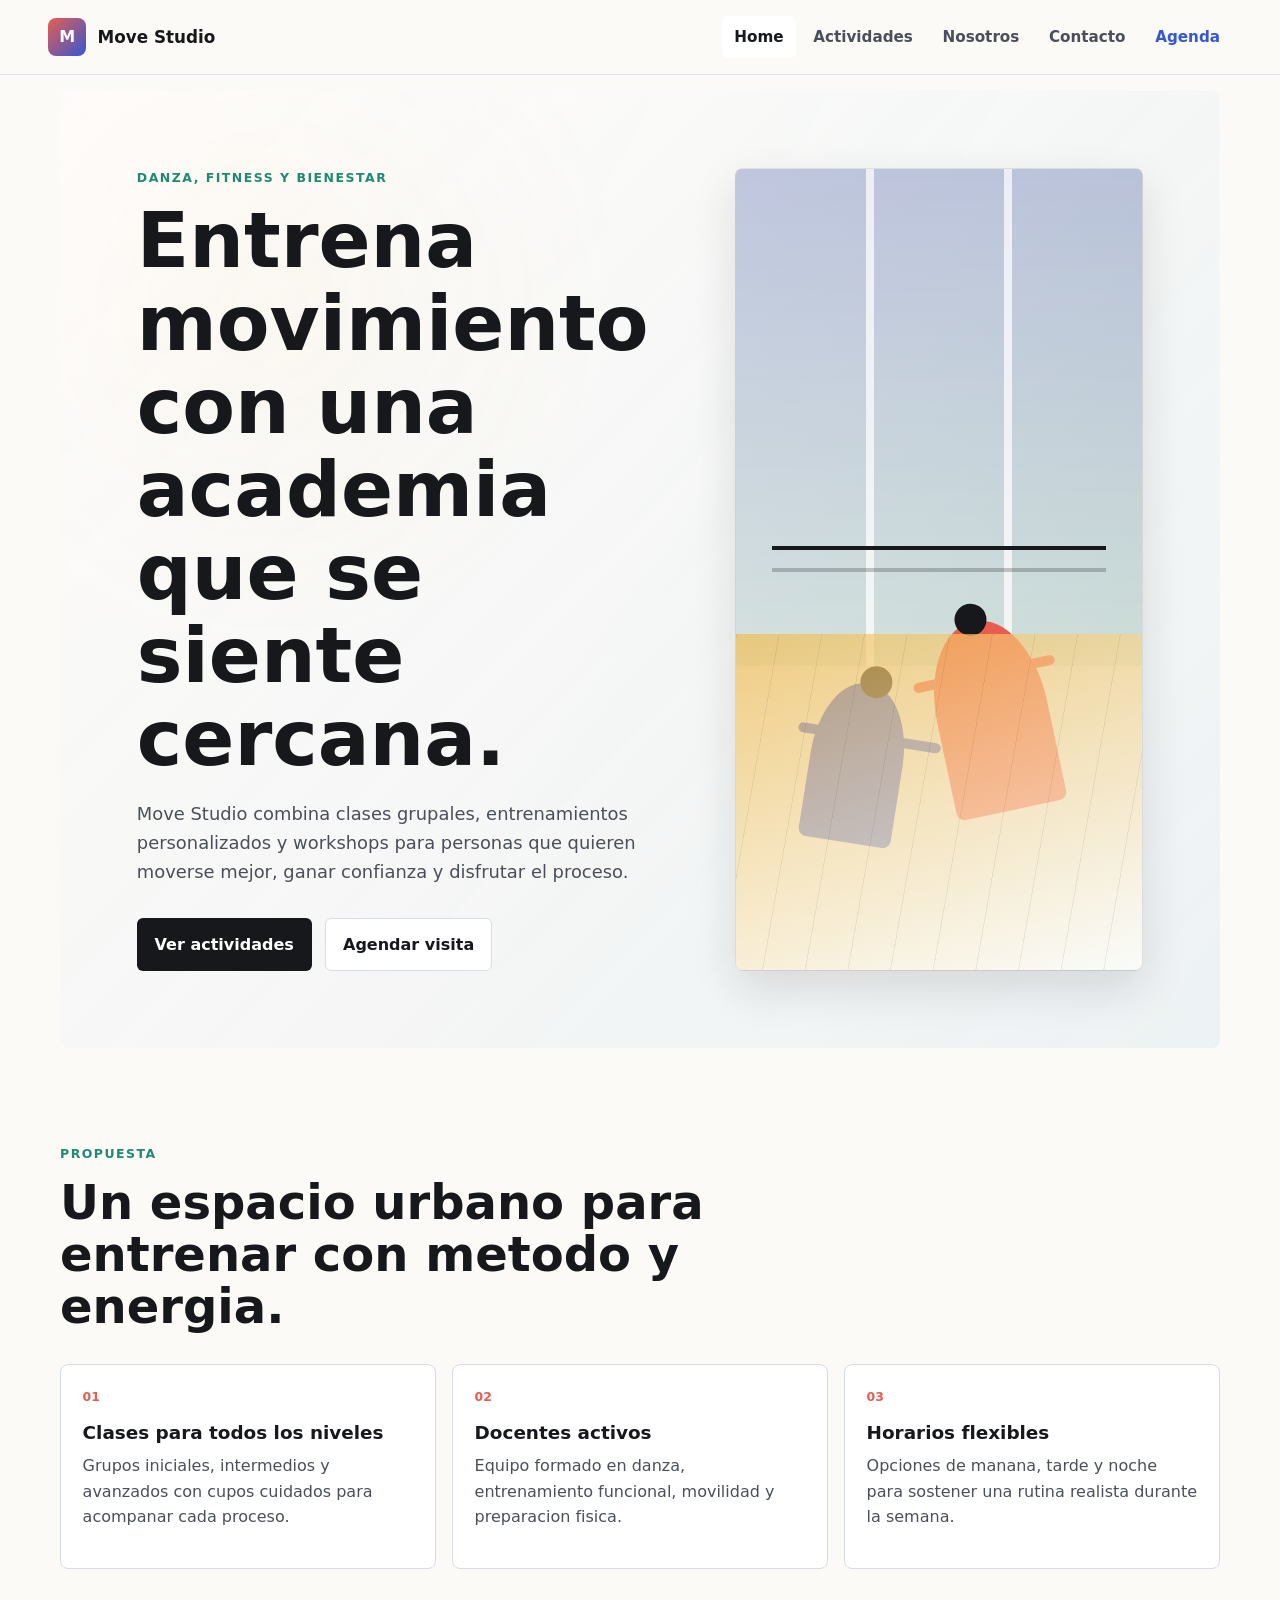
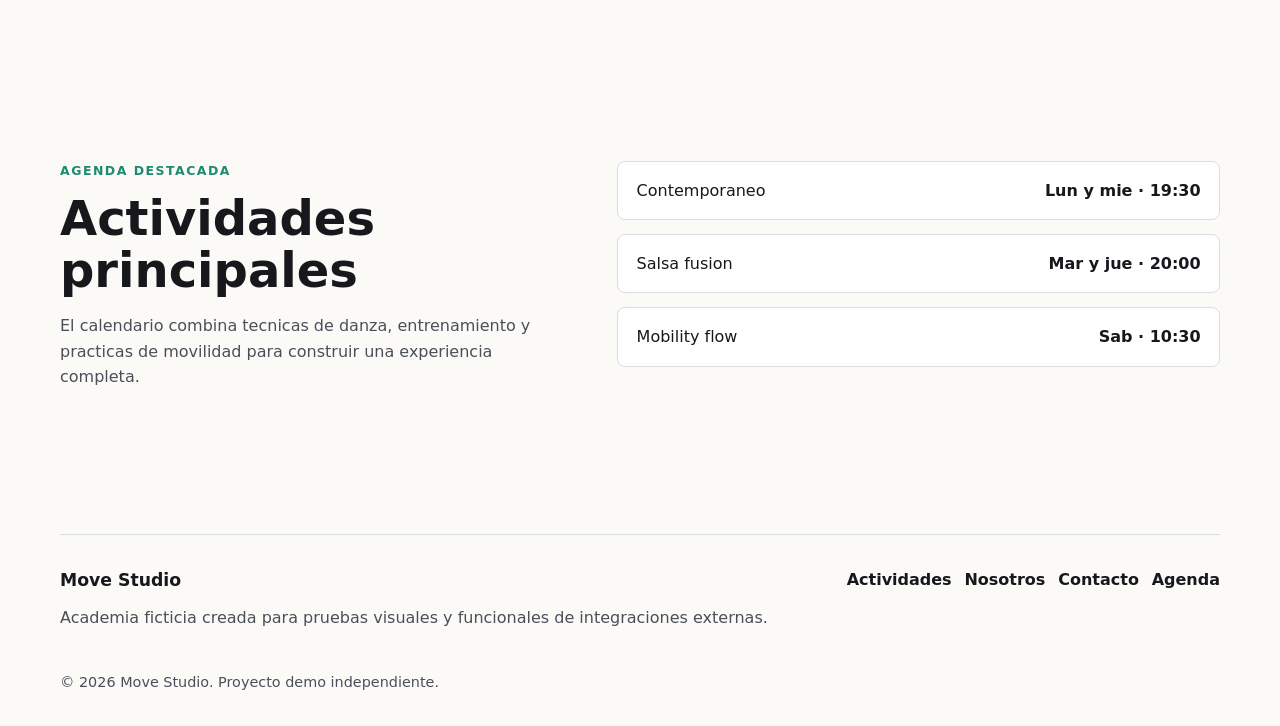
<file: index.html>
<!DOCTYPE html>
<html lang="es">
<head>
  <meta charset="UTF-8">
  <meta name="viewport" content="width=device-width, initial-scale=1.0">
  <meta name="description" content="Move Studio es una academia ficticia de danza y movimiento para probar integraciones estaticas.">
  <title>Move Studio | Academia de danza y movimiento</title>
  <link rel="stylesheet" href="assets/css/styles.css">
</head>
<body>
  <a class="skip-link" href="#contenido">Saltar al contenido</a>
  <header class="site-header">
    <a class="brand" href="index.html" aria-label="Move Studio inicio">
      <span class="brand-mark" aria-hidden="true">M</span>
      <span class="brand-name">Move Studio</span>
    </a>
    <button class="nav-toggle" type="button" aria-expanded="false" aria-controls="site-nav" aria-label="Abrir menu">
      <span></span>
      <span></span>
      <span></span>
    </button>
    <nav class="site-nav" id="site-nav" aria-label="Navegacion principal">
      <a class="nav-link" href="index.html">Home</a>
      <a class="nav-link" href="actividades.html">Actividades</a>
      <a class="nav-link" href="nosotros.html">Nosotros</a>
      <a class="nav-link" href="contacto.html">Contacto</a>
      <a class="nav-link nav-link--test" href="integracion.html">Agenda</a>
    </nav>
  </header>

  <main id="contenido">
    <section class="hero section-band">
      <div class="hero-content">
        <p class="eyebrow">Danza, fitness y bienestar</p>
        <h1>Entrena movimiento con una academia que se siente cercana.</h1>
        <p class="hero-copy">Move Studio combina clases grupales, entrenamientos personalizados y workshops para personas que quieren moverse mejor, ganar confianza y disfrutar el proceso.</p>
        <div class="hero-actions">
          <a class="button button-primary" href="actividades.html">Ver actividades</a>
          <a class="button button-secondary" href="contacto.html">Agendar visita</a>
        </div>
      </div>
      <div class="studio-visual" aria-label="Ilustracion abstracta de sala de movimiento">
        <div class="visual-window"></div>
        <div class="visual-barre"></div>
        <div class="visual-dancer visual-dancer-one"></div>
        <div class="visual-dancer visual-dancer-two"></div>
        <div class="visual-floor"></div>
      </div>
    </section>

    <section class="section">
      <div class="section-heading">
        <p class="eyebrow">Propuesta</p>
        <h2>Un espacio urbano para entrenar con metodo y energia.</h2>
      </div>
      <div class="feature-grid">
        <article class="feature-card">
          <span class="feature-kicker">01</span>
          <h3>Clases para todos los niveles</h3>
          <p>Grupos iniciales, intermedios y avanzados con cupos cuidados para acompanar cada proceso.</p>
        </article>
        <article class="feature-card">
          <span class="feature-kicker">02</span>
          <h3>Docentes activos</h3>
          <p>Equipo formado en danza, entrenamiento funcional, movilidad y preparacion fisica.</p>
        </article>
        <article class="feature-card">
          <span class="feature-kicker">03</span>
          <h3>Horarios flexibles</h3>
          <p>Opciones de manana, tarde y noche para sostener una rutina realista durante la semana.</p>
        </article>
      </div>
    </section>

    <section class="section split-section">
      <div>
        <p class="eyebrow">Agenda destacada</p>
        <h2>Actividades principales</h2>
        <p>El calendario combina tecnicas de danza, entrenamiento y practicas de movilidad para construir una experiencia completa.</p>
      </div>
      <div class="schedule-list" aria-label="Resumen de actividades">
        <a class="schedule-row" href="actividades.html">
          <span>Contemporaneo</span>
          <strong>Lun y mie · 19:30</strong>
        </a>
        <a class="schedule-row" href="actividades.html">
          <span>Salsa fusion</span>
          <strong>Mar y jue · 20:00</strong>
        </a>
        <a class="schedule-row" href="actividades.html">
          <span>Mobility flow</span>
          <strong>Sab · 10:30</strong>
        </a>
      </div>
    </section>
  </main>

  <footer class="site-footer">
    <div>
      <a class="footer-brand" href="index.html">Move Studio</a>
      <p>Academia ficticia creada para pruebas visuales y funcionales de integraciones externas.</p>
    </div>
    <div class="footer-links">
      <a href="actividades.html">Actividades</a>
      <a href="nosotros.html">Nosotros</a>
      <a href="contacto.html">Contacto</a>
      <a href="integracion.html">Agenda</a>
    </div>
    <p class="footer-copy">© <span data-year></span> Move Studio. Proyecto demo independiente.</p>
  </footer>

  <script src="assets/js/main.js"></script>
</body>
</html>
</file>
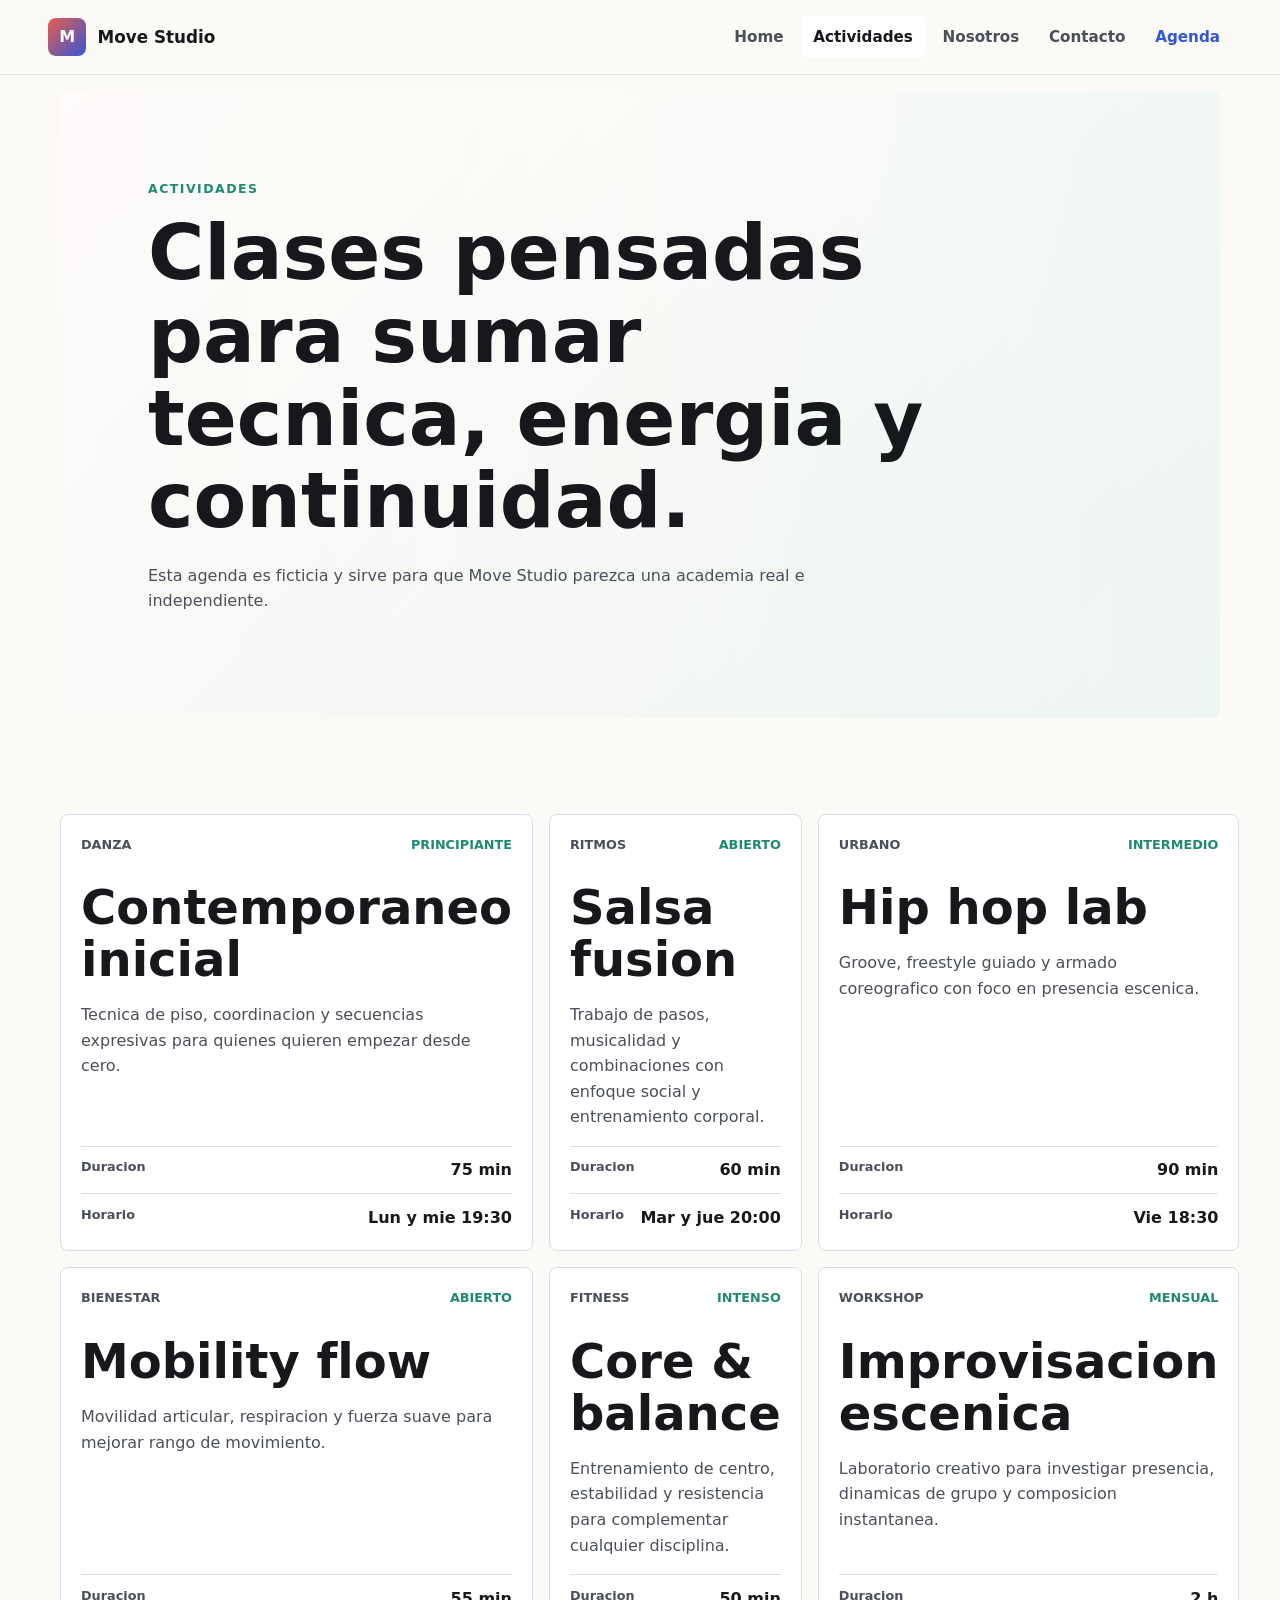
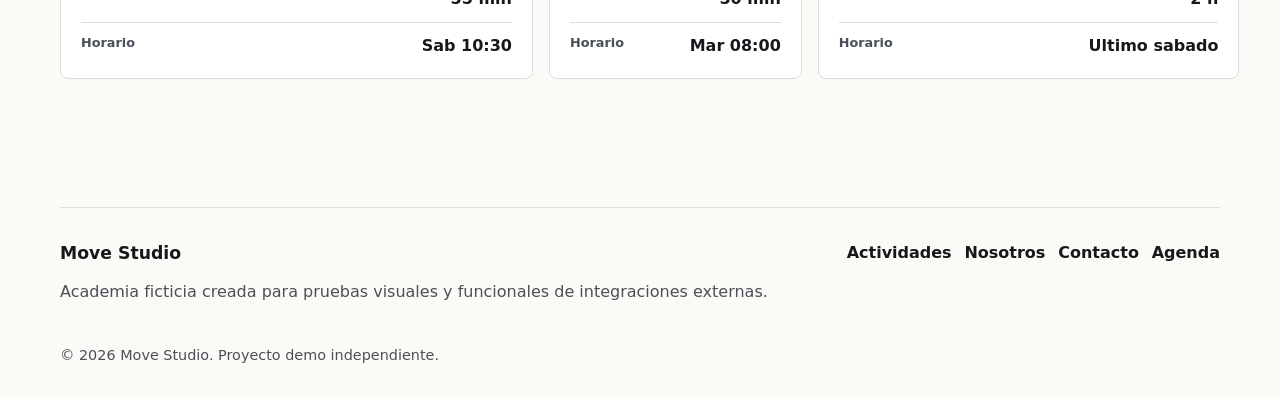
<file: actividades.html>
<!DOCTYPE html>
<html lang="es">
<head>
  <meta charset="UTF-8">
  <meta name="viewport" content="width=device-width, initial-scale=1.0">
  <meta name="description" content="Actividades ficticias de Move Studio para danza, fitness y bienestar.">
  <title>Actividades | Move Studio</title>
  <link rel="stylesheet" href="assets/css/styles.css">
</head>
<body>
  <a class="skip-link" href="#contenido">Saltar al contenido</a>
  <header class="site-header">
    <a class="brand" href="index.html" aria-label="Move Studio inicio">
      <span class="brand-mark" aria-hidden="true">M</span>
      <span class="brand-name">Move Studio</span>
    </a>
    <button class="nav-toggle" type="button" aria-expanded="false" aria-controls="site-nav" aria-label="Abrir menu">
      <span></span>
      <span></span>
      <span></span>
    </button>
    <nav class="site-nav" id="site-nav" aria-label="Navegacion principal">
      <a class="nav-link" href="index.html">Home</a>
      <a class="nav-link" href="actividades.html">Actividades</a>
      <a class="nav-link" href="nosotros.html">Nosotros</a>
      <a class="nav-link" href="contacto.html">Contacto</a>
      <a class="nav-link nav-link--test" href="integracion.html">Agenda</a>
    </nav>
  </header>

  <main id="contenido">
    <section class="page-hero section-band">
      <p class="eyebrow">Actividades</p>
      <h1>Clases pensadas para sumar tecnica, energia y continuidad.</h1>
      <p>Esta agenda es ficticia y sirve para que Move Studio parezca una academia real e independiente.</p>
    </section>

    <section class="section">
      <div class="activity-grid">
        <article class="activity-card">
          <div class="activity-topline">
            <span>Danza</span>
            <strong>Principiante</strong>
          </div>
          <h2>Contemporaneo inicial</h2>
          <p>Tecnica de piso, coordinacion y secuencias expresivas para quienes quieren empezar desde cero.</p>
          <dl class="activity-meta">
            <div><dt>Duracion</dt><dd>75 min</dd></div>
            <div><dt>Horario</dt><dd>Lun y mie 19:30</dd></div>
          </dl>
        </article>

        <article class="activity-card">
          <div class="activity-topline">
            <span>Ritmos</span>
            <strong>Abierto</strong>
          </div>
          <h2>Salsa fusion</h2>
          <p>Trabajo de pasos, musicalidad y combinaciones con enfoque social y entrenamiento corporal.</p>
          <dl class="activity-meta">
            <div><dt>Duracion</dt><dd>60 min</dd></div>
            <div><dt>Horario</dt><dd>Mar y jue 20:00</dd></div>
          </dl>
        </article>

        <article class="activity-card">
          <div class="activity-topline">
            <span>Urbano</span>
            <strong>Intermedio</strong>
          </div>
          <h2>Hip hop lab</h2>
          <p>Groove, freestyle guiado y armado coreografico con foco en presencia escenica.</p>
          <dl class="activity-meta">
            <div><dt>Duracion</dt><dd>90 min</dd></div>
            <div><dt>Horario</dt><dd>Vie 18:30</dd></div>
          </dl>
        </article>

        <article class="activity-card">
          <div class="activity-topline">
            <span>Bienestar</span>
            <strong>Abierto</strong>
          </div>
          <h2>Mobility flow</h2>
          <p>Movilidad articular, respiracion y fuerza suave para mejorar rango de movimiento.</p>
          <dl class="activity-meta">
            <div><dt>Duracion</dt><dd>55 min</dd></div>
            <div><dt>Horario</dt><dd>Sab 10:30</dd></div>
          </dl>
        </article>

        <article class="activity-card">
          <div class="activity-topline">
            <span>Fitness</span>
            <strong>Intenso</strong>
          </div>
          <h2>Core & balance</h2>
          <p>Entrenamiento de centro, estabilidad y resistencia para complementar cualquier disciplina.</p>
          <dl class="activity-meta">
            <div><dt>Duracion</dt><dd>50 min</dd></div>
            <div><dt>Horario</dt><dd>Mar 08:00</dd></div>
          </dl>
        </article>

        <article class="activity-card">
          <div class="activity-topline">
            <span>Workshop</span>
            <strong>Mensual</strong>
          </div>
          <h2>Improvisacion escenica</h2>
          <p>Laboratorio creativo para investigar presencia, dinamicas de grupo y composicion instantanea.</p>
          <dl class="activity-meta">
            <div><dt>Duracion</dt><dd>2 h</dd></div>
            <div><dt>Horario</dt><dd>Ultimo sabado</dd></div>
          </dl>
        </article>
      </div>
    </section>
  </main>

  <footer class="site-footer">
    <div>
      <a class="footer-brand" href="index.html">Move Studio</a>
      <p>Academia ficticia creada para pruebas visuales y funcionales de integraciones externas.</p>
    </div>
    <div class="footer-links">
      <a href="actividades.html">Actividades</a>
      <a href="nosotros.html">Nosotros</a>
      <a href="contacto.html">Contacto</a>
      <a href="integracion.html">Agenda</a>
    </div>
    <p class="footer-copy">© <span data-year></span> Move Studio. Proyecto demo independiente.</p>
  </footer>

  <script src="assets/js/main.js"></script>
</body>
</html>
</file>
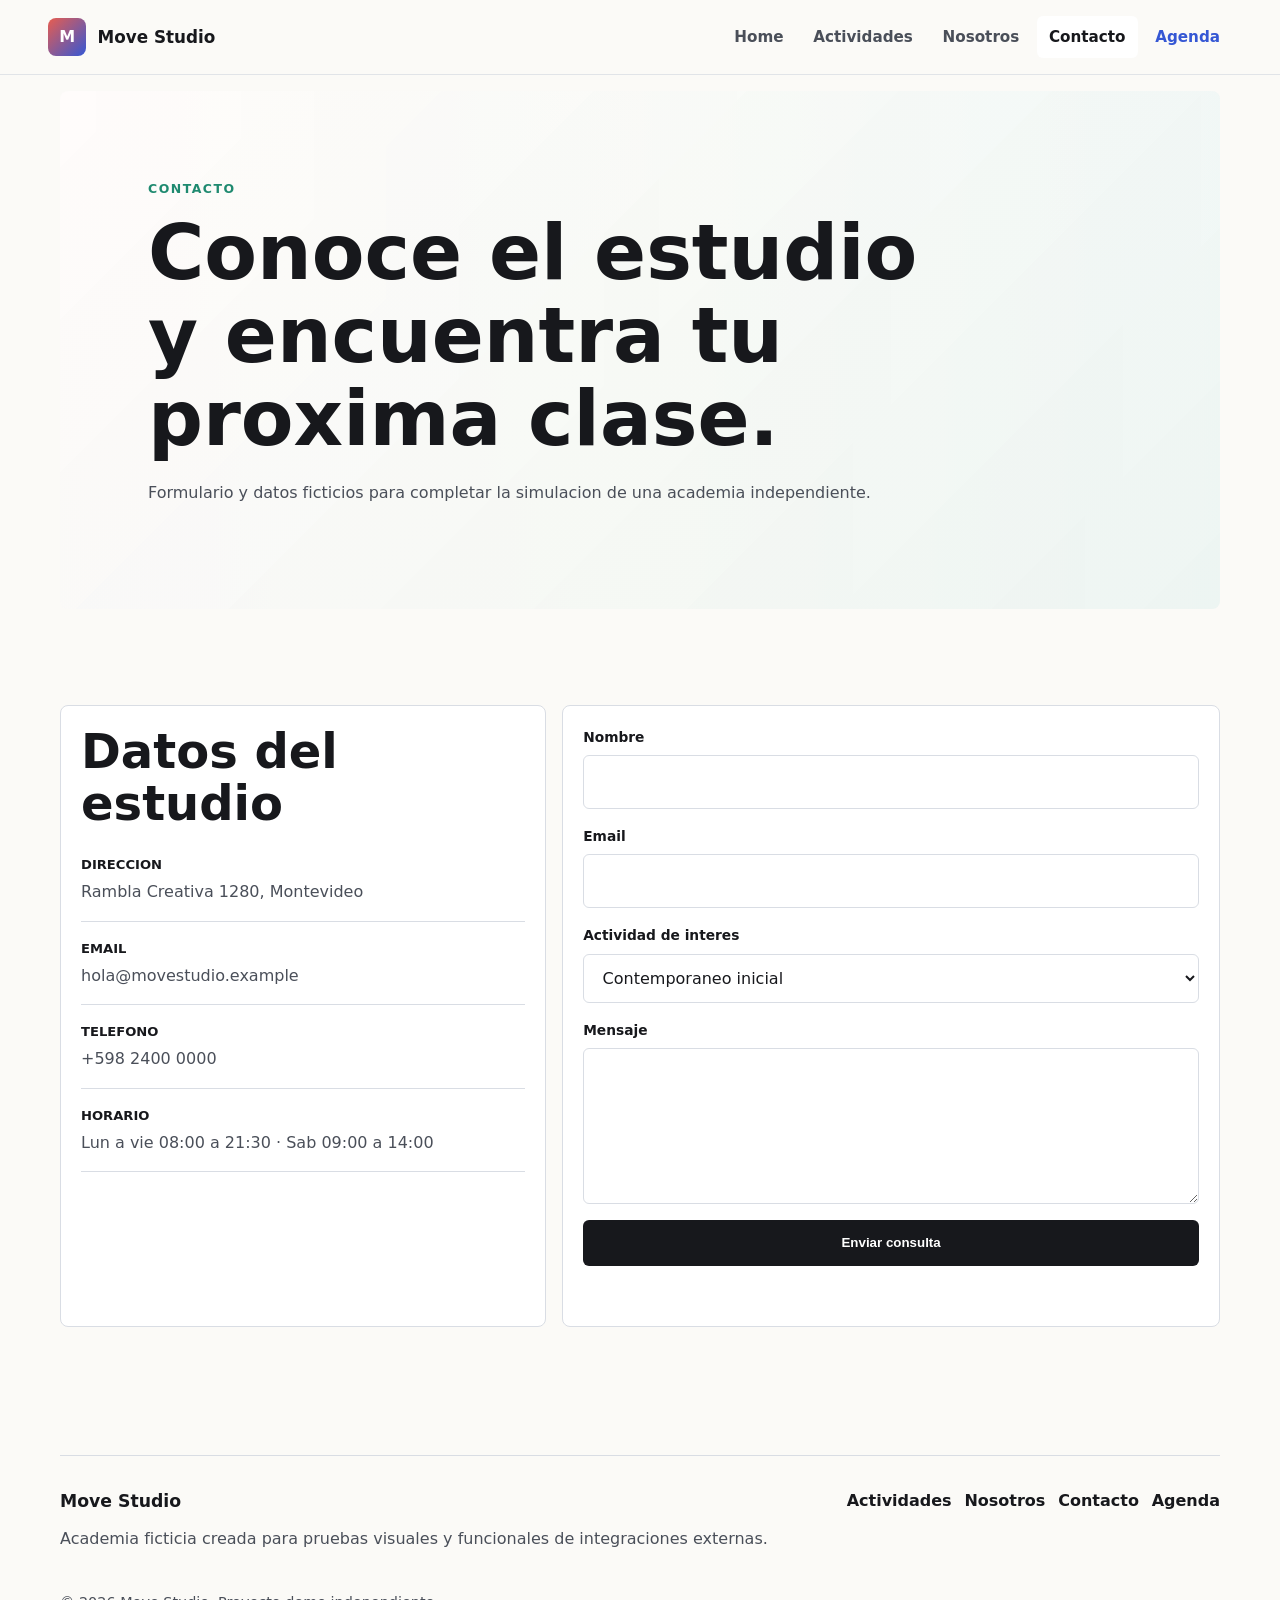
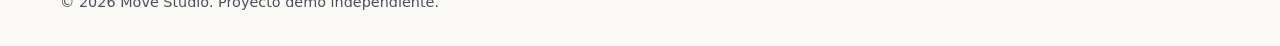
<file: contacto.html>
<!DOCTYPE html>
<html lang="es">
<head>
  <meta charset="UTF-8">
  <meta name="viewport" content="width=device-width, initial-scale=1.0">
  <meta name="description" content="Contacto ficticio de Move Studio.">
  <title>Contacto | Move Studio</title>
  <link rel="stylesheet" href="assets/css/styles.css">
</head>
<body>
  <a class="skip-link" href="#contenido">Saltar al contenido</a>
  <header class="site-header">
    <a class="brand" href="index.html" aria-label="Move Studio inicio">
      <span class="brand-mark" aria-hidden="true">M</span>
      <span class="brand-name">Move Studio</span>
    </a>
    <button class="nav-toggle" type="button" aria-expanded="false" aria-controls="site-nav" aria-label="Abrir menu">
      <span></span>
      <span></span>
      <span></span>
    </button>
    <nav class="site-nav" id="site-nav" aria-label="Navegacion principal">
      <a class="nav-link" href="index.html">Home</a>
      <a class="nav-link" href="actividades.html">Actividades</a>
      <a class="nav-link" href="nosotros.html">Nosotros</a>
      <a class="nav-link" href="contacto.html">Contacto</a>
      <a class="nav-link nav-link--test" href="integracion.html">Agenda</a>
    </nav>
  </header>

  <main id="contenido">
    <section class="page-hero section-band">
      <p class="eyebrow">Contacto</p>
      <h1>Conoce el estudio y encuentra tu proxima clase.</h1>
      <p>Formulario y datos ficticios para completar la simulacion de una academia independiente.</p>
    </section>

    <section class="section contact-layout">
      <div class="contact-panel">
        <h2>Datos del estudio</h2>
        <ul class="contact-list">
          <li><strong>Direccion</strong><span>Rambla Creativa 1280, Montevideo</span></li>
          <li><strong>Email</strong><span>hola@movestudio.example</span></li>
          <li><strong>Telefono</strong><span>+598 2400 0000</span></li>
          <li><strong>Horario</strong><span>Lun a vie 08:00 a 21:30 · Sab 09:00 a 14:00</span></li>
        </ul>
      </div>

      <form class="contact-form" data-contact-form>
        <div class="form-row">
          <label for="name">Nombre</label>
          <input id="name" name="name" type="text" autocomplete="name" required>
        </div>
        <div class="form-row">
          <label for="email">Email</label>
          <input id="email" name="email" type="email" autocomplete="email" required>
        </div>
        <div class="form-row">
          <label for="activity">Actividad de interes</label>
          <select id="activity" name="activity">
            <option>Contemporaneo inicial</option>
            <option>Salsa fusion</option>
            <option>Hip hop lab</option>
            <option>Mobility flow</option>
          </select>
        </div>
        <div class="form-row">
          <label for="message">Mensaje</label>
          <textarea id="message" name="message" rows="5" required></textarea>
        </div>
        <button class="button button-primary" type="submit">Enviar consulta</button>
        <p class="form-status" data-form-status role="status" aria-live="polite"></p>
      </form>
    </section>
  </main>

  <footer class="site-footer">
    <div>
      <a class="footer-brand" href="index.html">Move Studio</a>
      <p>Academia ficticia creada para pruebas visuales y funcionales de integraciones externas.</p>
    </div>
    <div class="footer-links">
      <a href="actividades.html">Actividades</a>
      <a href="nosotros.html">Nosotros</a>
      <a href="contacto.html">Contacto</a>
      <a href="integracion.html">Agenda</a>
    </div>
    <p class="footer-copy">© <span data-year></span> Move Studio. Proyecto demo independiente.</p>
  </footer>

  <script src="assets/js/main.js"></script>
</body>
</html>
</file>
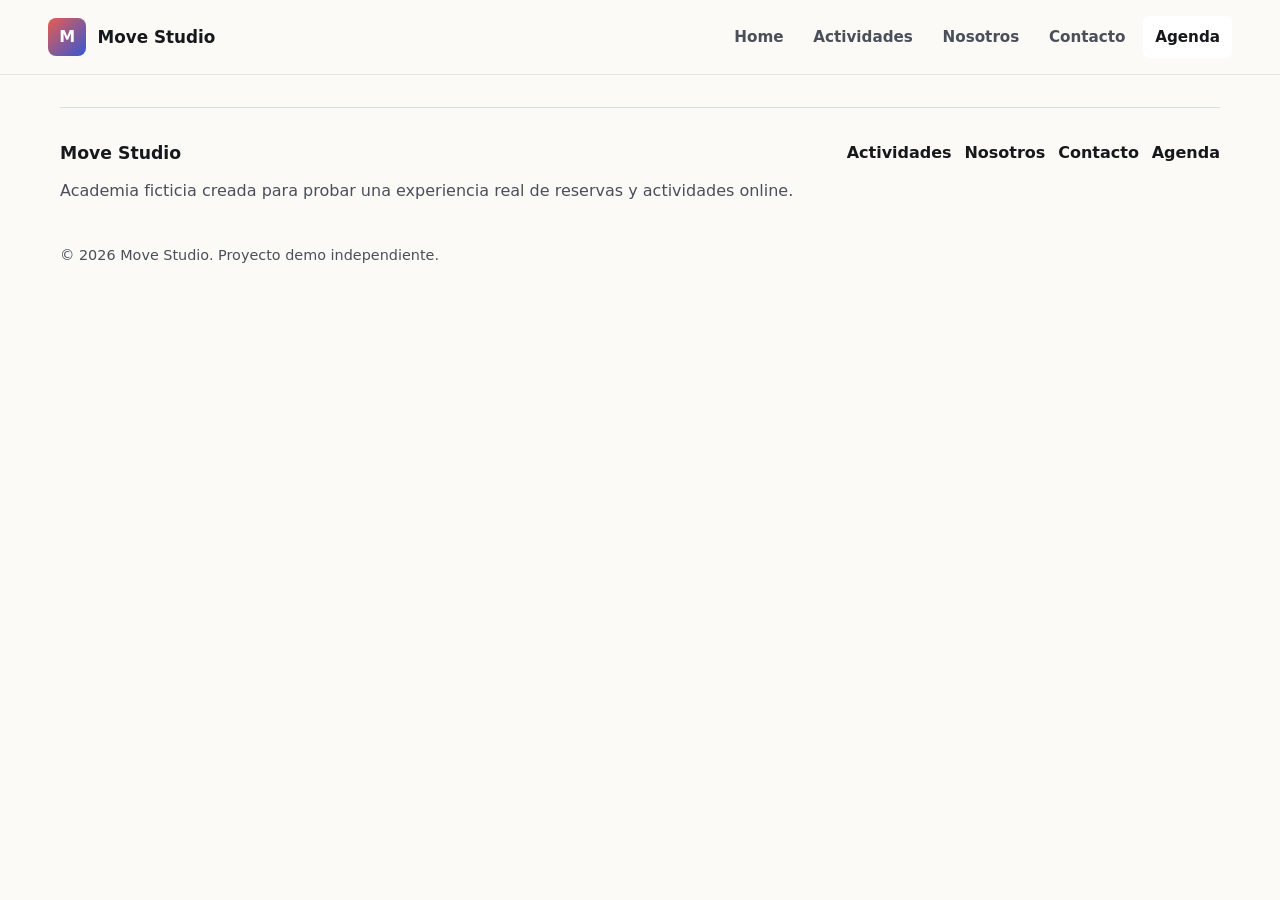
<file: integracion.html>
<!DOCTYPE html>
<html lang="es">
<head>
  <meta charset="UTF-8">
  <meta name="viewport" content="width=device-width, initial-scale=1.0">
  <meta name="robots" content="noindex">
  <meta name="description" content="Horarios, clases y reservas de Move Studio.">
  <title>Agenda | Move Studio</title>
  <link rel="stylesheet" href="assets/css/styles.css">
</head>
<body>
  <a class="skip-link" href="#contenido">Saltar al contenido</a>
  <header class="site-header">
    <a class="brand" href="index.html" aria-label="Move Studio inicio">
      <span class="brand-mark" aria-hidden="true">M</span>
      <span class="brand-name">Move Studio</span>
    </a>
    <button class="nav-toggle" type="button" aria-expanded="false" aria-controls="site-nav" aria-label="Abrir menu">
      <span></span>
      <span></span>
      <span></span>
    </button>
    <nav class="site-nav" id="site-nav" aria-label="Navegacion principal">
      <a class="nav-link" href="index.html">Home</a>
      <a class="nav-link" href="actividades.html">Actividades</a>
      <a class="nav-link" href="nosotros.html">Nosotros</a>
      <a class="nav-link" href="contacto.html">Contacto</a>
      <a class="nav-link nav-link--test" href="integracion.html">Agenda</a>
    </nav>
  </header>

  <main id="contenido" class="platform-content-host">
    <div
      data-hsb-platform="plt_NQwdwtkVAGtHs5uJ"
      data-hsb-render="site">
    </div>
  </main>

  <footer class="site-footer">
    <div>
      <a class="footer-brand" href="index.html">Move Studio</a>
      <p>Academia ficticia creada para probar una experiencia real de reservas y actividades online.</p>
    </div>
    <div class="footer-links">
      <a href="actividades.html">Actividades</a>
      <a href="nosotros.html">Nosotros</a>
      <a href="contacto.html">Contacto</a>
      <a href="integracion.html">Agenda</a>
    </div>
    <p class="footer-copy">© <span data-year></span> Move Studio. Proyecto demo independiente.</p>
  </footer>

  <script src="assets/js/main.js"></script>
  <script async src="https://dev.hoysebaila.uy/platform/embed.js"></script>
</body>
</html>
</file>
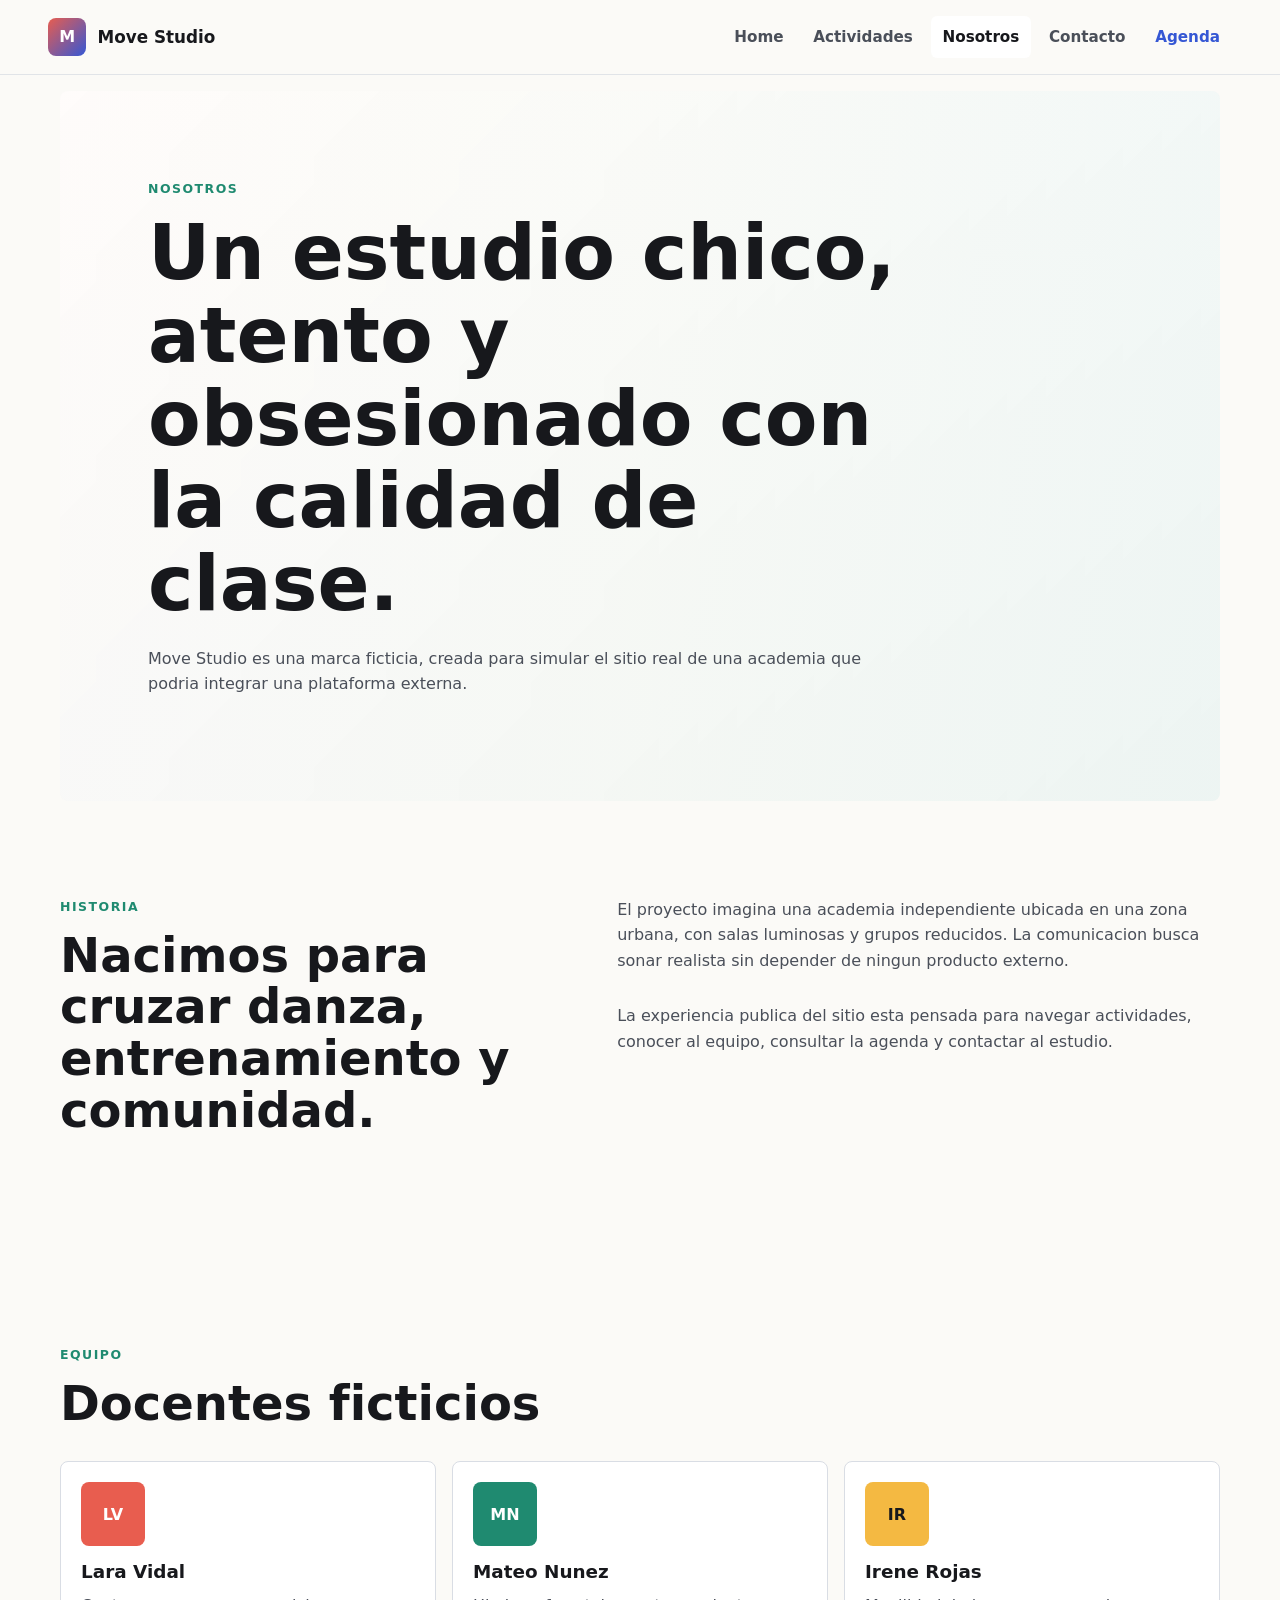
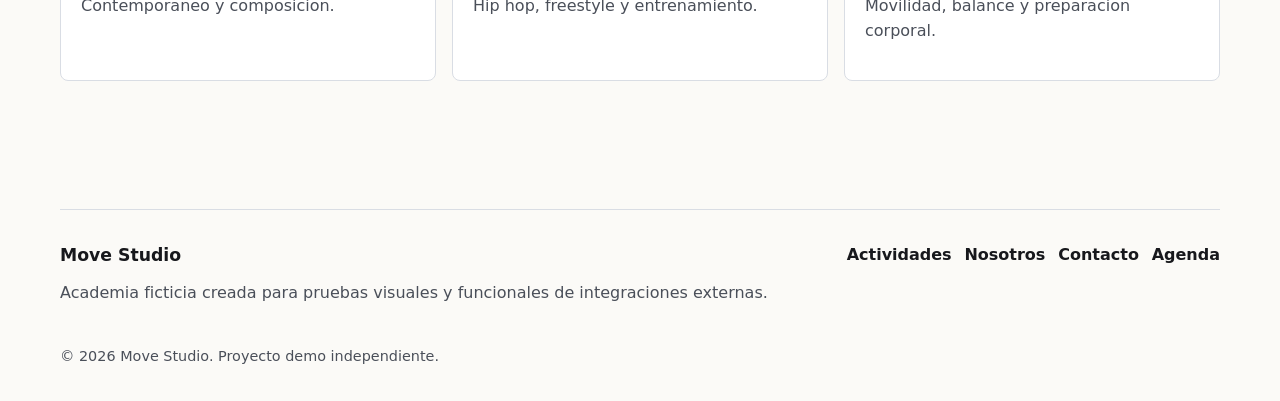
<file: nosotros.html>
<!DOCTYPE html>
<html lang="es">
<head>
  <meta charset="UTF-8">
  <meta name="viewport" content="width=device-width, initial-scale=1.0">
  <meta name="description" content="Conoce el equipo ficticio de Move Studio.">
  <title>Nosotros | Move Studio</title>
  <link rel="stylesheet" href="assets/css/styles.css">
</head>
<body>
  <a class="skip-link" href="#contenido">Saltar al contenido</a>
  <header class="site-header">
    <a class="brand" href="index.html" aria-label="Move Studio inicio">
      <span class="brand-mark" aria-hidden="true">M</span>
      <span class="brand-name">Move Studio</span>
    </a>
    <button class="nav-toggle" type="button" aria-expanded="false" aria-controls="site-nav" aria-label="Abrir menu">
      <span></span>
      <span></span>
      <span></span>
    </button>
    <nav class="site-nav" id="site-nav" aria-label="Navegacion principal">
      <a class="nav-link" href="index.html">Home</a>
      <a class="nav-link" href="actividades.html">Actividades</a>
      <a class="nav-link" href="nosotros.html">Nosotros</a>
      <a class="nav-link" href="contacto.html">Contacto</a>
      <a class="nav-link nav-link--test" href="integracion.html">Agenda</a>
    </nav>
  </header>

  <main id="contenido">
    <section class="page-hero section-band">
      <p class="eyebrow">Nosotros</p>
      <h1>Un estudio chico, atento y obsesionado con la calidad de clase.</h1>
      <p>Move Studio es una marca ficticia, creada para simular el sitio real de una academia que podria integrar una plataforma externa.</p>
    </section>

    <section class="section split-section">
      <div>
        <p class="eyebrow">Historia</p>
        <h2>Nacimos para cruzar danza, entrenamiento y comunidad.</h2>
      </div>
      <div class="text-stack">
        <p>El proyecto imagina una academia independiente ubicada en una zona urbana, con salas luminosas y grupos reducidos. La comunicacion busca sonar realista sin depender de ningun producto externo.</p>
        <p>La experiencia publica del sitio esta pensada para navegar actividades, conocer al equipo, consultar la agenda y contactar al estudio.</p>
      </div>
    </section>

    <section class="section">
      <div class="section-heading">
        <p class="eyebrow">Equipo</p>
        <h2>Docentes ficticios</h2>
      </div>
      <div class="team-grid">
        <article class="team-member">
          <div class="avatar avatar-coral" aria-hidden="true">LV</div>
          <h3>Lara Vidal</h3>
          <p>Contemporaneo y composicion.</p>
        </article>
        <article class="team-member">
          <div class="avatar avatar-green" aria-hidden="true">MN</div>
          <h3>Mateo Nunez</h3>
          <p>Hip hop, freestyle y entrenamiento.</p>
        </article>
        <article class="team-member">
          <div class="avatar avatar-yellow" aria-hidden="true">IR</div>
          <h3>Irene Rojas</h3>
          <p>Movilidad, balance y preparacion corporal.</p>
        </article>
      </div>
    </section>
  </main>

  <footer class="site-footer">
    <div>
      <a class="footer-brand" href="index.html">Move Studio</a>
      <p>Academia ficticia creada para pruebas visuales y funcionales de integraciones externas.</p>
    </div>
    <div class="footer-links">
      <a href="actividades.html">Actividades</a>
      <a href="nosotros.html">Nosotros</a>
      <a href="contacto.html">Contacto</a>
      <a href="integracion.html">Agenda</a>
    </div>
    <p class="footer-copy">© <span data-year></span> Move Studio. Proyecto demo independiente.</p>
  </footer>

  <script src="assets/js/main.js"></script>
</body>
</html>
</file>
<file: assets/css/styles.css>
:root {
  --color-ink: #17181c;
  --color-ink-soft: #4a4f59;
  --color-line: #d9dde4;
  --color-paper: #fbfaf7;
  --color-panel: #ffffff;
  --color-muted: #eef5f3;
  --color-coral: #e85d4f;
  --color-green: #1f8a70;
  --color-yellow: #f4b942;
  --color-blue: #3557d4;
  --color-deep: #111827;
  --shadow-soft: 0 18px 45px rgba(23, 24, 28, 0.12);
  --radius: 8px;
  --container: 1160px;
}

* {
  box-sizing: border-box;
}

html {
  scroll-behavior: smooth;
}

body {
  margin: 0;
  background: var(--color-paper);
  color: var(--color-ink);
  font-family: system-ui, -apple-system, BlinkMacSystemFont, "Segoe UI", sans-serif;
  line-height: 1.6;
}

a {
  color: inherit;
  text-decoration: none;
}

img,
svg {
  max-width: 100%;
}

h1,
h2,
h3,
p {
  margin-top: 0;
}

h1,
h2,
h3 {
  line-height: 1.08;
  letter-spacing: 0;
}

h1 {
  max-width: 820px;
  font-size: clamp(2.4rem, 7vw, 4.8rem);
  margin-bottom: 1.2rem;
}

h2 {
  font-size: clamp(1.8rem, 4vw, 3rem);
  margin-bottom: 1rem;
}

h3 {
  font-size: 1.15rem;
  margin-bottom: 0.65rem;
}

p {
  color: var(--color-ink-soft);
}

.skip-link {
  position: absolute;
  left: 1rem;
  top: -5rem;
  z-index: 100;
  padding: 0.65rem 0.85rem;
  background: var(--color-ink);
  color: #fff;
  border-radius: 6px;
}

.skip-link:focus {
  top: 1rem;
}

.site-header {
  position: sticky;
  top: 0;
  z-index: 50;
  display: flex;
  align-items: center;
  justify-content: space-between;
  gap: 1rem;
  padding: 1rem clamp(1rem, 4vw, 3rem);
  background: rgba(251, 250, 247, 0.92);
  border-bottom: 1px solid rgba(217, 221, 228, 0.76);
  backdrop-filter: blur(18px);
}

.brand,
.footer-brand {
  display: inline-flex;
  align-items: center;
  gap: 0.7rem;
  font-weight: 800;
}

.brand-mark {
  display: grid;
  width: 2.4rem;
  height: 2.4rem;
  place-items: center;
  color: #fff;
  background: linear-gradient(135deg, var(--color-coral), var(--color-blue));
  border-radius: 8px;
}

.brand-name {
  font-size: 1.05rem;
}

.site-nav {
  display: flex;
  align-items: center;
  gap: 0.35rem;
}

.nav-link {
  padding: 0.55rem 0.75rem;
  color: var(--color-ink-soft);
  font-size: 0.95rem;
  font-weight: 650;
  border-radius: 6px;
}

.nav-link:hover,
.nav-link:focus,
.nav-link[aria-current="page"] {
  color: var(--color-ink);
  background: #fff;
}

.nav-link--test {
  color: var(--color-blue);
}

.nav-toggle {
  display: none;
  width: 2.7rem;
  height: 2.7rem;
  padding: 0.55rem;
  background: #fff;
  border: 1px solid var(--color-line);
  border-radius: 8px;
}

.nav-toggle span {
  display: block;
  height: 2px;
  margin: 5px 0;
  background: var(--color-ink);
}

.section,
.section-band {
  width: min(var(--container), calc(100% - 2rem));
  margin-inline: auto;
}

.section {
  padding: clamp(3.5rem, 8vw, 6rem) 0;
}

.section-band {
  margin-top: 1rem;
  border-radius: var(--radius);
}

.hero {
  display: grid;
  grid-template-columns: minmax(0, 1.02fr) minmax(310px, 0.78fr);
  gap: clamp(2rem, 5vw, 4rem);
  min-height: calc(100vh - 7rem);
  padding: clamp(2rem, 6vw, 5rem);
  overflow: hidden;
  background:
    linear-gradient(135deg, rgba(255, 255, 255, 0.88), rgba(238, 245, 243, 0.8)),
    radial-gradient(circle at 18% 22%, rgba(244, 185, 66, 0.38), transparent 29%),
    linear-gradient(120deg, rgba(232, 93, 79, 0.16), rgba(53, 87, 212, 0.12));
}

.hero-content {
  align-self: center;
}

.hero-copy {
  max-width: 680px;
  font-size: 1.12rem;
}

.eyebrow {
  margin-bottom: 0.8rem;
  color: var(--color-green);
  font-size: 0.78rem;
  font-weight: 800;
  letter-spacing: 0.12em;
  text-transform: uppercase;
}

.hero-actions {
  display: flex;
  flex-wrap: wrap;
  gap: 0.85rem;
  margin-top: 2rem;
}

.button {
  display: inline-flex;
  align-items: center;
  justify-content: center;
  min-height: 2.85rem;
  padding: 0.8rem 1.05rem;
  font-weight: 750;
  border: 1px solid transparent;
  border-radius: 6px;
}

.button-primary {
  color: #fff;
  background: var(--color-ink);
}

.button-primary:hover,
.button-primary:focus {
  background: #000;
}

.button-secondary {
  background: #fff;
  border-color: var(--color-line);
}

.button-secondary:hover,
.button-secondary:focus {
  border-color: var(--color-ink);
}

.studio-visual {
  position: relative;
  min-height: 520px;
  align-self: stretch;
  overflow: hidden;
  background:
    linear-gradient(180deg, rgba(17, 24, 39, 0.14), rgba(17, 24, 39, 0)),
    linear-gradient(135deg, #ffffff, #e6eee9);
  border: 1px solid rgba(23, 24, 28, 0.08);
  border-radius: var(--radius);
  box-shadow: var(--shadow-soft);
}

.visual-window {
  position: absolute;
  inset: 0 0 38%;
  background:
    linear-gradient(90deg, transparent 32%, rgba(255, 255, 255, 0.72) 32% 34%, transparent 34% 66%, rgba(255, 255, 255, 0.72) 66% 68%, transparent 68%),
    linear-gradient(180deg, rgba(53, 87, 212, 0.18), rgba(31, 138, 112, 0.1));
}

.visual-barre {
  position: absolute;
  left: 9%;
  right: 9%;
  top: 47%;
  height: 4px;
  background: var(--color-ink);
  box-shadow: 0 22px 0 rgba(23, 24, 28, 0.24);
}

.visual-floor {
  position: absolute;
  inset: 58% 0 0;
  background:
    repeating-linear-gradient(100deg, rgba(23, 24, 28, 0.07) 0 1px, transparent 1px 42px),
    linear-gradient(160deg, rgba(244, 185, 66, 0.62), rgba(255, 255, 255, 0.78));
}

.visual-dancer {
  position: absolute;
  width: 7rem;
  height: 12rem;
  border-radius: 48% 48% 8px 8px;
  transform-origin: bottom center;
}

.visual-dancer::before,
.visual-dancer::after {
  content: "";
  position: absolute;
  border-radius: 999px;
}

.visual-dancer::before {
  width: 2rem;
  height: 2rem;
  top: -1.2rem;
  left: 2.4rem;
  background: var(--color-ink);
}

.visual-dancer::after {
  width: 9rem;
  height: 0.65rem;
  top: 3rem;
  left: -1rem;
  background: currentColor;
}

.visual-dancer-one {
  right: 18%;
  bottom: 20%;
  color: var(--color-coral);
  background: var(--color-coral);
  transform: rotate(-12deg);
}

.visual-dancer-two {
  left: 15%;
  bottom: 16%;
  width: 5.8rem;
  height: 10rem;
  color: var(--color-blue);
  background: var(--color-blue);
  transform: rotate(9deg);
  opacity: 0.9;
}

.section-heading {
  max-width: 760px;
  margin-bottom: 2rem;
}

.feature-grid,
.activity-grid,
.team-grid {
  display: grid;
  gap: 1rem;
}

.feature-grid {
  grid-template-columns: repeat(3, 1fr);
}

.feature-card,
.activity-card,
.team-member,
.contact-panel,
.contact-form {
  background: var(--color-panel);
  border: 1px solid var(--color-line);
  border-radius: var(--radius);
}

.feature-card {
  padding: 1.35rem;
}

.feature-kicker {
  display: block;
  margin-bottom: 1rem;
  color: var(--color-coral);
  font-size: 0.78rem;
  font-weight: 850;
}

.split-section {
  display: grid;
  grid-template-columns: minmax(0, 0.9fr) minmax(300px, 1.1fr);
  gap: clamp(2rem, 5vw, 4rem);
  align-items: start;
}

.schedule-list,
.text-stack,
.configuration-list {
  display: grid;
  gap: 0.85rem;
}

.schedule-row {
  display: flex;
  align-items: center;
  justify-content: space-between;
  gap: 1rem;
  padding: 1rem 1.15rem;
  background: #fff;
  border: 1px solid var(--color-line);
  border-radius: var(--radius);
}

.schedule-row:hover,
.schedule-row:focus {
  border-color: var(--color-green);
}

.page-hero {
  padding: clamp(2.8rem, 7vw, 5.5rem);
  background:
    linear-gradient(135deg, rgba(255, 255, 255, 0.86), rgba(238, 245, 243, 0.9)),
    linear-gradient(90deg, rgba(232, 93, 79, 0.15), rgba(244, 185, 66, 0.18), rgba(31, 138, 112, 0.12));
}

.page-hero p {
  max-width: 760px;
}

.activity-grid {
  grid-template-columns: repeat(3, 1fr);
}

.activity-card {
  display: flex;
  flex-direction: column;
  min-height: 310px;
  padding: 1.25rem;
}

.activity-topline {
  display: flex;
  align-items: center;
  justify-content: space-between;
  gap: 1rem;
  margin-bottom: 1.7rem;
  color: var(--color-ink-soft);
  font-size: 0.8rem;
  font-weight: 750;
  text-transform: uppercase;
}

.activity-topline strong {
  color: var(--color-green);
}

.activity-meta {
  display: grid;
  gap: 0.65rem;
  margin: auto 0 0;
}

.activity-meta div {
  display: flex;
  justify-content: space-between;
  gap: 1rem;
  padding-top: 0.65rem;
  border-top: 1px solid var(--color-line);
}

.activity-meta dt {
  color: var(--color-ink-soft);
  font-size: 0.8rem;
  font-weight: 650;
}

.activity-meta dd {
  margin: 0;
  text-align: right;
  font-weight: 750;
}

.team-grid {
  grid-template-columns: repeat(3, 1fr);
}

.team-member {
  padding: 1.25rem;
}

.avatar {
  display: grid;
  width: 4rem;
  height: 4rem;
  margin-bottom: 1rem;
  place-items: center;
  color: #fff;
  font-weight: 850;
  border-radius: 8px;
}

.avatar-coral {
  background: var(--color-coral);
}

.avatar-green {
  background: var(--color-green);
}

.avatar-yellow {
  color: var(--color-ink);
  background: var(--color-yellow);
}

.contact-layout {
  display: grid;
  grid-template-columns: minmax(280px, 0.85fr) minmax(320px, 1.15fr);
  gap: 1rem;
}

.contact-panel,
.contact-form {
  padding: 1.25rem;
}

.contact-list {
  display: grid;
  gap: 1rem;
  padding: 0;
  margin: 1.5rem 0 0;
  list-style: none;
}

.contact-list li {
  display: grid;
  gap: 0.25rem;
  padding-bottom: 1rem;
  border-bottom: 1px solid var(--color-line);
}

.contact-list strong {
  font-size: 0.82rem;
  text-transform: uppercase;
}

.contact-list span {
  color: var(--color-ink-soft);
}

.contact-form {
  display: grid;
  gap: 1rem;
}

.form-row {
  display: grid;
  gap: 0.45rem;
}

label {
  font-size: 0.86rem;
  font-weight: 750;
}

input,
select,
textarea {
  width: 100%;
  padding: 0.82rem 0.9rem;
  color: var(--color-ink);
  background: #fff;
  border: 1px solid var(--color-line);
  border-radius: 6px;
  font: inherit;
}

textarea {
  resize: vertical;
}

input:focus,
select:focus,
textarea:focus {
  outline: 3px solid rgba(31, 138, 112, 0.18);
  border-color: var(--color-green);
}

.form-status {
  min-height: 1.5rem;
  margin: 0;
  color: var(--color-green);
  font-weight: 700;
}

.site-footer {
  display: grid;
  grid-template-columns: minmax(240px, 1fr) auto;
  gap: 1.5rem;
  width: min(var(--container), calc(100% - 2rem));
  margin: 2rem auto 0;
  padding: 2rem 0;
  border-top: 1px solid var(--color-line);
}

.footer-brand {
  margin-bottom: 0.65rem;
  font-size: 1.08rem;
}

.footer-links {
  display: flex;
  flex-wrap: wrap;
  gap: 0.8rem;
  justify-content: flex-end;
  font-weight: 700;
}

.footer-links a:hover,
.footer-links a:focus {
  color: var(--color-green);
}

.footer-copy {
  grid-column: 1 / -1;
  margin: 0;
  font-size: 0.9rem;
}

@media (max-width: 980px) {
  .hero,
  .split-section,
  .contact-layout {
    grid-template-columns: 1fr;
  }

  .hero {
    min-height: 0;
  }

  .studio-visual {
    min-height: 380px;
  }

  .feature-grid,
  .activity-grid,
  .team-grid {
    grid-template-columns: repeat(2, minmax(0, 1fr));
  }
}

@media (max-width: 720px) {
  h1 {
    font-size: 2.35rem;
  }

  h2 {
    font-size: 1.85rem;
  }

  .site-header {
    align-items: flex-start;
  }

  .nav-toggle {
    display: inline-block;
  }

  .site-nav {
    position: absolute;
    left: 1rem;
    right: 1rem;
    top: calc(100% + 0.5rem);
    display: none;
    flex-direction: column;
    align-items: stretch;
    padding: 0.65rem;
    background: #fff;
    border: 1px solid var(--color-line);
    border-radius: var(--radius);
    box-shadow: var(--shadow-soft);
  }

  .site-nav.is-open {
    display: flex;
  }

  .nav-link {
    padding: 0.8rem;
  }

  .hero,
  .page-hero {
    padding: 2rem 1.2rem;
  }

  .studio-visual {
    min-height: 310px;
  }

  .feature-grid,
  .activity-grid,
  .team-grid {
    grid-template-columns: 1fr;
  }

  .schedule-row {
    align-items: flex-start;
    flex-direction: column;
  }

  .activity-card {
    min-height: auto;
  }

  .site-footer {
    grid-template-columns: 1fr;
  }

  .footer-links {
    justify-content: flex-start;
  }
}
</file>
